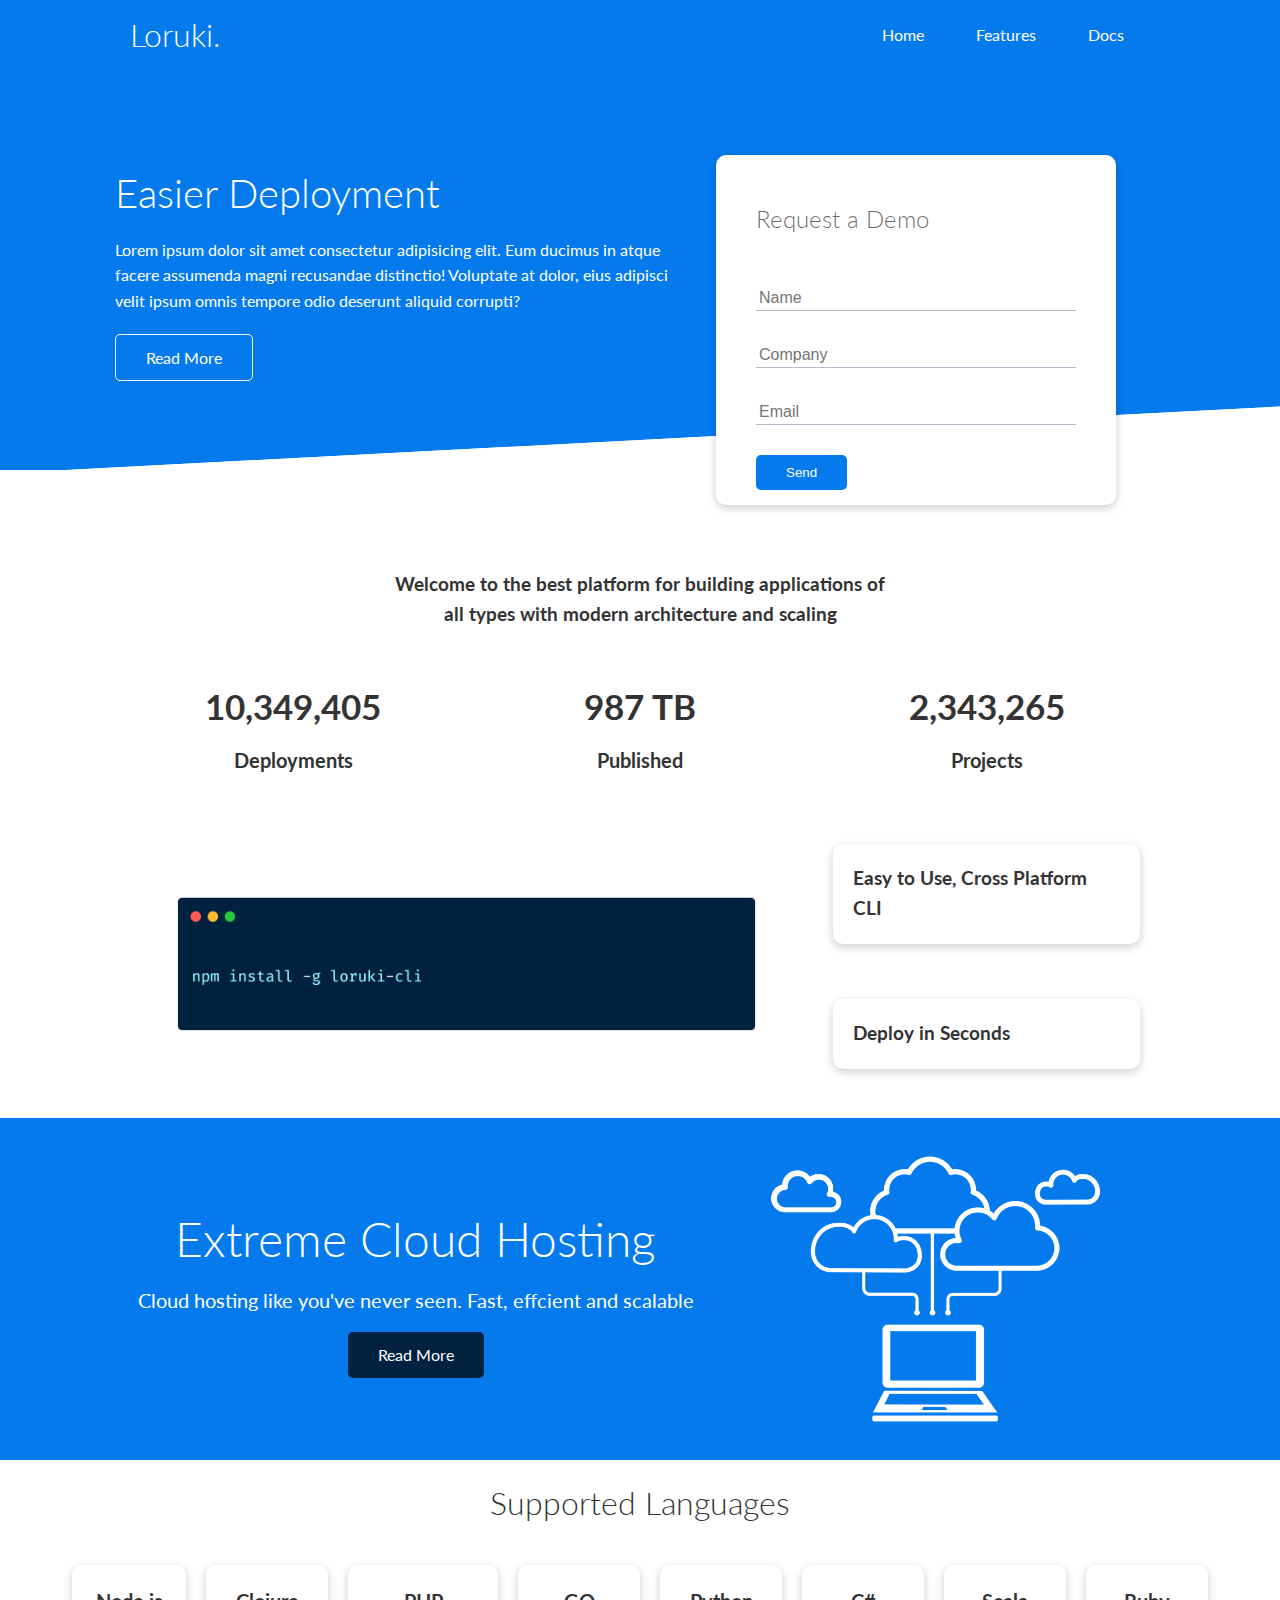
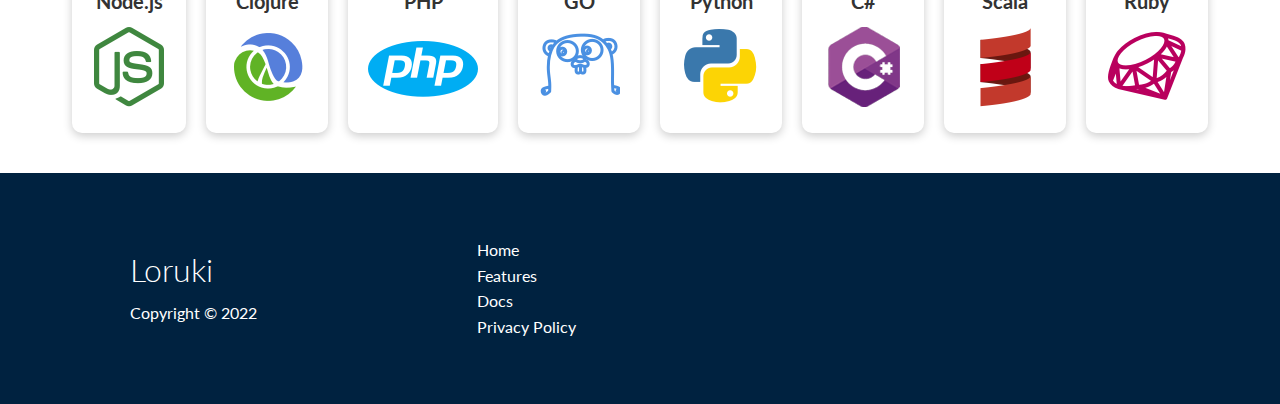
<file: index.html>
<!DOCTYPE html>
<html lang="en">
  <head>
    <meta charset="UTF-8" />
    <meta http-equiv="X-UA-Compatible" content="IE=edge" />
    <meta name="viewport" content="width=device-width, initial-scale=1.0" />
    <link rel="stylesheet" href="scss/main.css" />
    <link rel="stylesheet" href="scss/utilities.css" />
    <link
      rel="stylesheet"
      href="https://cdnjs.cloudflare.com/ajax/libs/font-awesome/6.1.1/css/all.min.css"
      integrity="sha512-KfkfwYDsLkIlwQp6LFnl8zNdLGxu9YAA1QvwINks4PhcElQSvqcyVLLD9aMhXd13uQjoXtEKNosOWaZqXgel0g=="
      crossorigin="anonymous"
      referrerpolicy="no-referrer"
    />
    <title>Loruki | Cloud Hosting For Everyone</title>
  </head>
  <body>
    <!-- Navbar -->
    <div class="navbar">
      <div class="container flex">
        <h1 class="logo">Loruki.</h1>
        <nav>
          <ul>
            <li><a href="index.html">Home</a></li>
            <li><a href="features.html">Features</a></li>
            <li><a href="docs.html">Docs</a></li>
          </ul>
        </nav>
      </div>
    </div>
    <section class="showcase">
      <div class="container grid">
        <div class="showcase-text">
          <h1>Easier Deployment</h1>
          <p>
            Lorem ipsum dolor sit amet consectetur adipisicing elit. Eum ducimus
            in atque facere assumenda magni recusandae distinctio! Voluptate at
            dolor, eius adipisci velit ipsum omnis tempore odio deserunt aliquid
            corrupti?
          </p>
          <a href="features.html" class="btn btn-outline">Read More</a>
        </div>
        <div class="showcase-form card">
          <h2>Request a Demo</h2>
          <form
            name="contact"
            method="POST"
            netlify-honeypot="bot-field"
            data-netlify="true"
          >
            <input type="hidden" name="form-name" value="contact" />
            <p class="hidden">
              <label
                >Don't fill this out if you're human: <input name="bot-field"
              /></label>
            </p>
            <div class="form-control">
              <!-- <label for="name">Name</label> -->
              <input type="text" name="name" placeholder="Name" required />
            </div>
            <div class="form-control">
              <!-- <label for="company">Company</label> -->
              <input
                type="text"
                name="company"
                placeholder="Company"
                required
              />
            </div>
            <div class="form-control">
              <!-- <label for="email">Email</label> -->
              <input type="email" name="email" placeholder="Email" required />
            </div>
            <input type="submit" value="Send" class="btn btn-primary" />
          </form>
        </div>
      </div>
    </section>
    <!-- Stats -->
    <section class="stats">
      <div class="container">
        <h3 class="stats-heading text-center">
          Welcome to the best platform for building applications of all types
          with modern architecture and scaling
        </h3>
        <div class="grid grid-3 text-center my-4">
          <div>
            <i class="fas fa-server fa-3x"></i>
            <h3>10,349,405</h3>
            <p class="text-secondary">Deployments</p>
          </div>
          <div>
            <i class="fas fa-upload fa-3x"></i>
            <h3>987 TB</h3>
            <p class="text-secondary">Published</p>
          </div>
          <div>
            <i class="fas fa-project-diagram fa-3x"></i>
            <h3>2,343,265</h3>
            <p class="text-secondary">Projects</p>
          </div>
        </div>
      </div>
    </section>
    <!-- Cli -->
    <section class="cli">
      <div class="container grid">
        <img src="images/cli.png" alt="Cli" />
        <div class="card">
          <h3>Easy to Use, Cross Platform CLI</h3>
        </div>
        <div class="card">
          <h3>Deploy in Seconds</h3>
        </div>
      </div>
    </section>
    <!-- Cloud -->
    <section class="cloud bg-primary my-2 py-2">
      <div class="container grid">
        <div class="text-center">
          <h2 class="lg">Extreme Cloud Hosting</h2>
          <p class="lead my-1">
            Cloud hosting like you've never seen. Fast, effcient and scalable
          </p>
          <a href="features.html" class="btn btn-dark">Read More</a>
        </div>
        <img src="images/cloud.png" alt="" />
      </div>
    </section>
    <!-- Language -->
    <section class="languages">
      <h2 class="md text-center my-2">Supported Languages</h2>
      <container class="flex">
        <div class="card">
          <h4>Node.js</h4>
          <img src="images/logos/node.png" alt="" />
        </div>
        <div class="card">
          <h4>Clojure</h4>
          <img src="images/logos/clojure.png" alt="" />
        </div>
        <div class="card">
          <h4>PHP</h4>
          <img src="images/logos/php.png" alt="" />
        </div>
        <div class="card">
          <h4>GO</h4>
          <img src="images/logos/go.png" alt="" />
        </div>
        <div class="card">
          <h4>Python</h4>
          <img src="images/logos/python.png" alt="" />
        </div>
        <div class="card">
          <h4>C#</h4>
          <img src="images/logos/csharp.png" alt="" />
        </div>
        <div class="card">
          <h4>Scala</h4>
          <img src="images/logos/scala.png" alt="" />
        </div>
        <div class="card">
          <h4>Ruby</h4>
          <img src="images/logos/ruby.png" alt="" />
        </div>
      </container>
    </section>
    <!-- Footer -->
    <footer class="footer bg-dark py-5">
      <div class="container grid grid-3">
        <div>
          <h1>Loruki</h1>
          <p>Copyright &copy; 2022</p>
        </div>
        <nav>
          <ul>
            <li>
              <a href="index.html">Home</a>
            </li>
            <li><a href="features.html">Features</a></li>
            <li><a href="docs.html">Docs</a></li>
            <li><a href="#">Privacy Policy</a></li>
          </ul>
        </nav>
        <div class="social">
          <a href="#"><i class="fab fa-github fa-2x"></i></a>
          <a href="#"><i class="fab fa-facebook fa-2x"></i></a>
          <a href="#"><i class="fab fa-instagram fa-2x"></i></a>
          <a href="#"><i class="fab fa-twitter fa-2x"></i></a>
        </div>
      </div>
    </footer>
  </body>
</html>
</file>
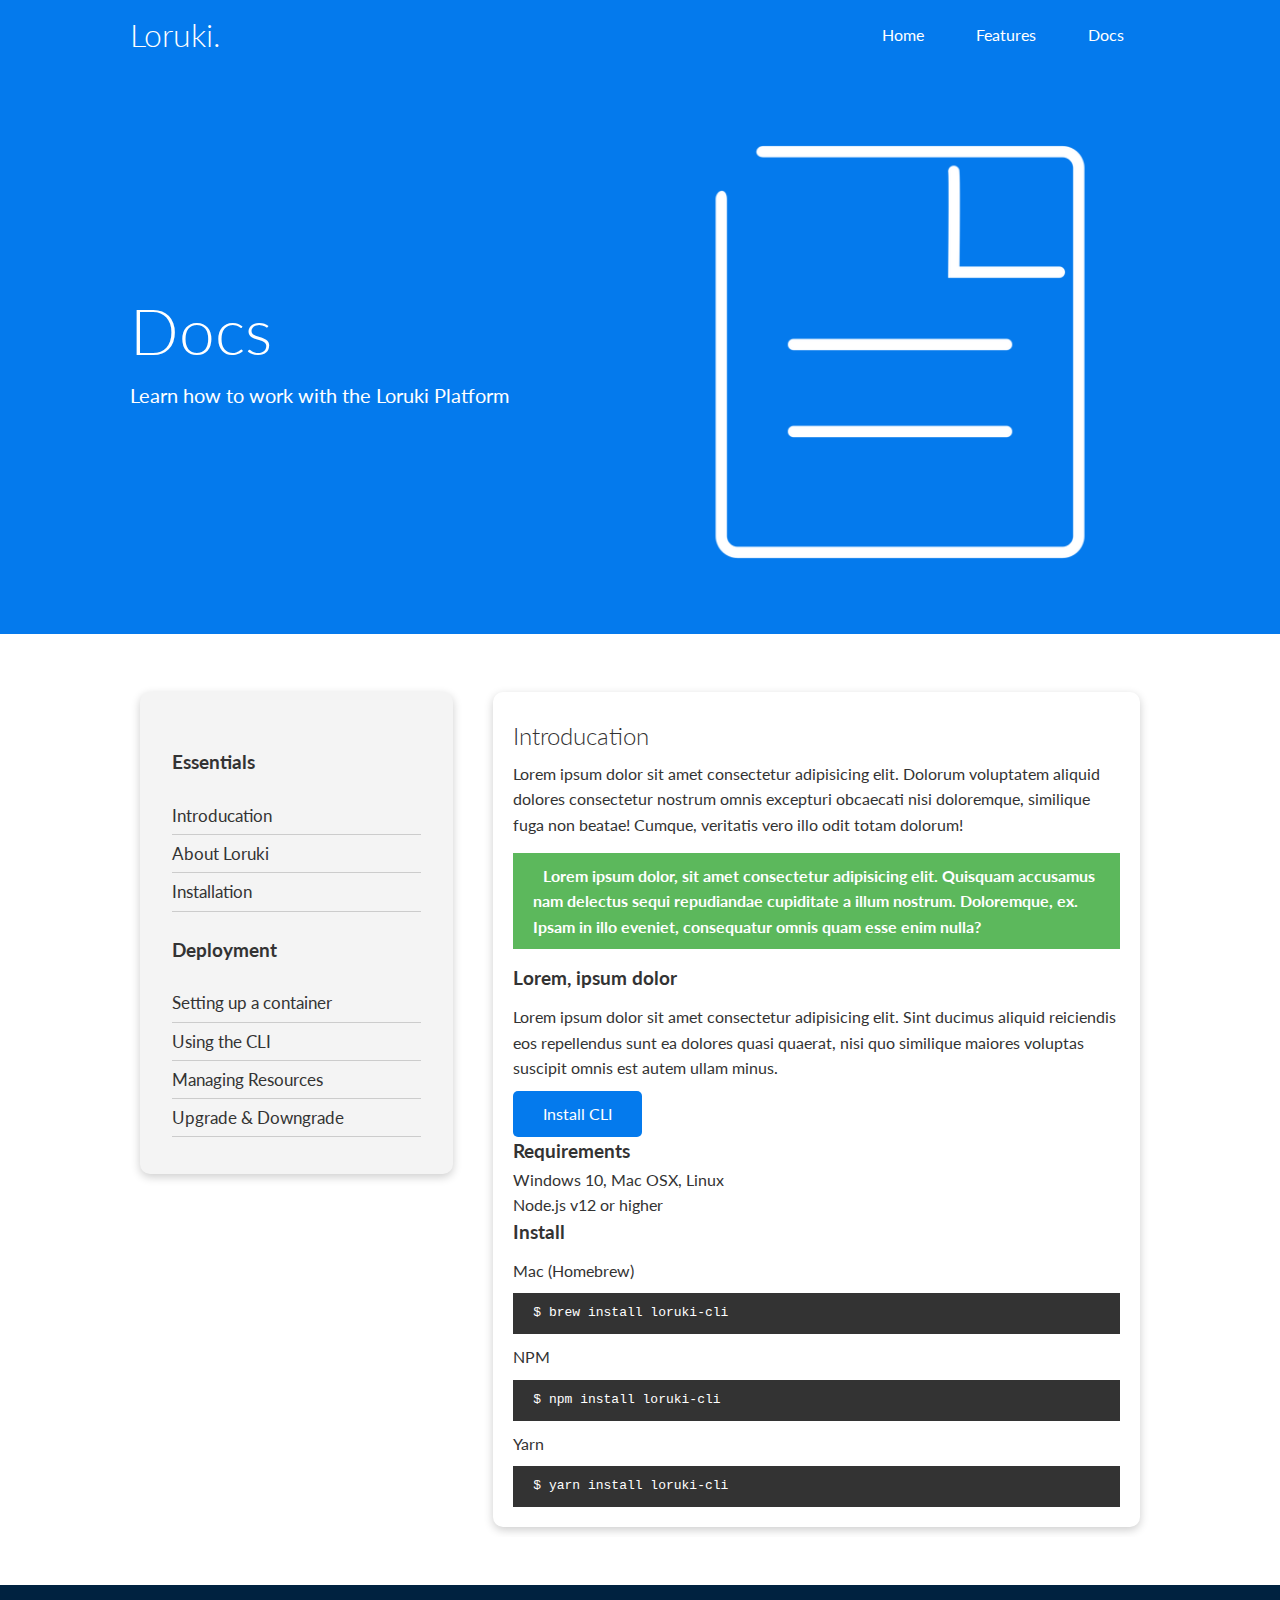
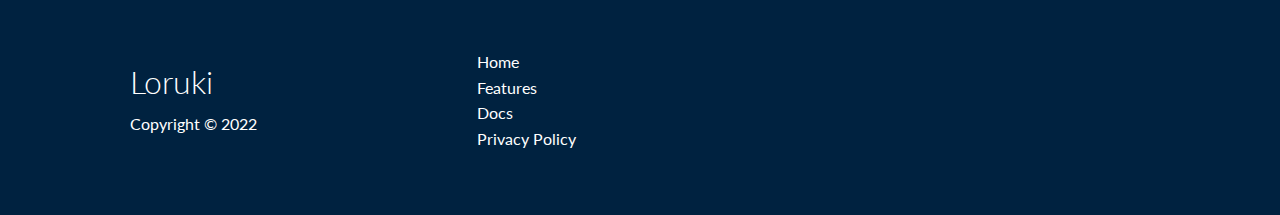
<file: docs.html>
<!DOCTYPE html>
<html lang="en">
  <head>
    <meta charset="UTF-8" />
    <meta http-equiv="X-UA-Compatible" content="IE=edge" />
    <meta name="viewport" content="width=device-width, initial-scale=1.0" />
    <link rel="stylesheet" href="scss/main.css" />
    <link rel="stylesheet" href="scss/utilities.css" />
    <link
      rel="stylesheet"
      href="https://cdnjs.cloudflare.com/ajax/libs/font-awesome/6.1.1/css/all.min.css"
      integrity="sha512-KfkfwYDsLkIlwQp6LFnl8zNdLGxu9YAA1QvwINks4PhcElQSvqcyVLLD9aMhXd13uQjoXtEKNosOWaZqXgel0g=="
      crossorigin="anonymous"
      referrerpolicy="no-referrer"
    />
    <title>Loruki | Cloud Hosting For Everyone</title>
  </head>
  <body>
    <!-- Navbar -->
    <div class="navbar">
      <div class="container flex">
        <h1 class="logo">Loruki.</h1>
        <nav>
          <ul>
            <li><a href="index.html">Home</a></li>
            <li><a href="features.html">Features</a></li>
            <li><a href="docs.html">Docs</a></li>
          </ul>
        </nav>
      </div>
    </div>

    <!-- Head -->
    <section class="docs-head bg-primary py-3">
      <div class="container grid">
        <div>
          <h1 class="xl">Docs</h1>
          <p class="lead">Learn how to work with the Loruki Platform</p>
        </div>
        <img src="images/docs.png" alt="" />
      </div>
    </section>

    <!-- Docs Main -->
    <section class="docs-main my-4">
      <div class="container grid">
        <div class="card bg-light p-3">
          <h3 class="my-2">Essentials</h3>
          <nav>
            <ul>
              <li><a href="#">Introducation</a></li>
              <li><a href="#">About Loruki</a></li>
              <li><a href="#">Installation</a></li>
            </ul>
          </nav>
          <h3 class="my-2">Deployment</h3>
          <nav>
            <ul>
              <li><a href="#">Setting up a container</a></li>
              <li><a href="#">Using the CLI</a></li>
              <li><a href="#">Managing Resources</a></li>
              <li><a href="#">Upgrade & Downgrade</a></li>
            </ul>
          </nav>
        </div>
        <div class="card">
          <h2>Introducation</h2>
          <p>
            Lorem ipsum dolor sit amet consectetur adipisicing elit. Dolorum
            voluptatem aliquid dolores consectetur nostrum omnis excepturi
            obcaecati nisi doloremque, similique fuga non beatae! Cumque,
            veritatis vero illo odit totam dolorum!
          </p>
          <div class="alert alert-success">
            <i class="fas fa-info"></i>
            Lorem ipsum dolor, sit amet consectetur adipisicing elit. Quisquam
            accusamus nam delectus sequi repudiandae cupiditate a illum nostrum.
            Doloremque, ex. Ipsam in illo eveniet, consequatur omnis quam esse
            enim nulla?
          </div>
          <h3>Lorem, ipsum dolor</h3>
          <p>
            Lorem ipsum dolor sit amet consectetur adipisicing elit. Sint
            ducimus aliquid reiciendis eos repellendus sunt ea dolores quasi
            quaerat, nisi quo similique maiores voluptas suscipit omnis est
            autem ullam minus.
          </p>
          <a href="#" class="btn btn-primary">Install CLI</a>
          <h3>Requirements</h3>
          <ul>
            <li>Windows 10, Mac OSX, Linux</li>
            <li>Node.js v12 or higher</li>
          </ul>
          <h3>Install</h3>
          <p>Mac (Homebrew)</p>
          <pre><code>$ brew install loruki-cli</code></pre>
          <p>NPM</p>
          <pre><code>$ npm install loruki-cli</code></pre>
          <p>Yarn</p>
          <pre><code>$ yarn install loruki-cli</code></pre>
        </div>
      </div>
    </section>

    <!-- Footer -->
    <footer class="footer bg-dark py-5">
      <div class="container grid grid-3">
        <div>
          <h1>Loruki</h1>
          <p>Copyright &copy; 2022</p>
        </div>
        <nav>
          <ul>
            <li>
              <a href="index.html">Home</a>
            </li>
            <li><a href="features.html">Features</a></li>
            <li><a href="docs.html">Docs</a></li>
            <li><a href="#">Privacy Policy</a></li>
          </ul>
        </nav>
        <div class="social">
          <a href="#"><i class="fab fa-github fa-2x"></i></a>
          <a href="#"><i class="fab fa-facebook fa-2x"></i></a>
          <a href="#"><i class="fab fa-instagram fa-2x"></i></a>
          <a href="#"><i class="fab fa-twitter fa-2x"></i></a>
        </div>
      </div>
    </footer>
  </body>
</html>
</file>
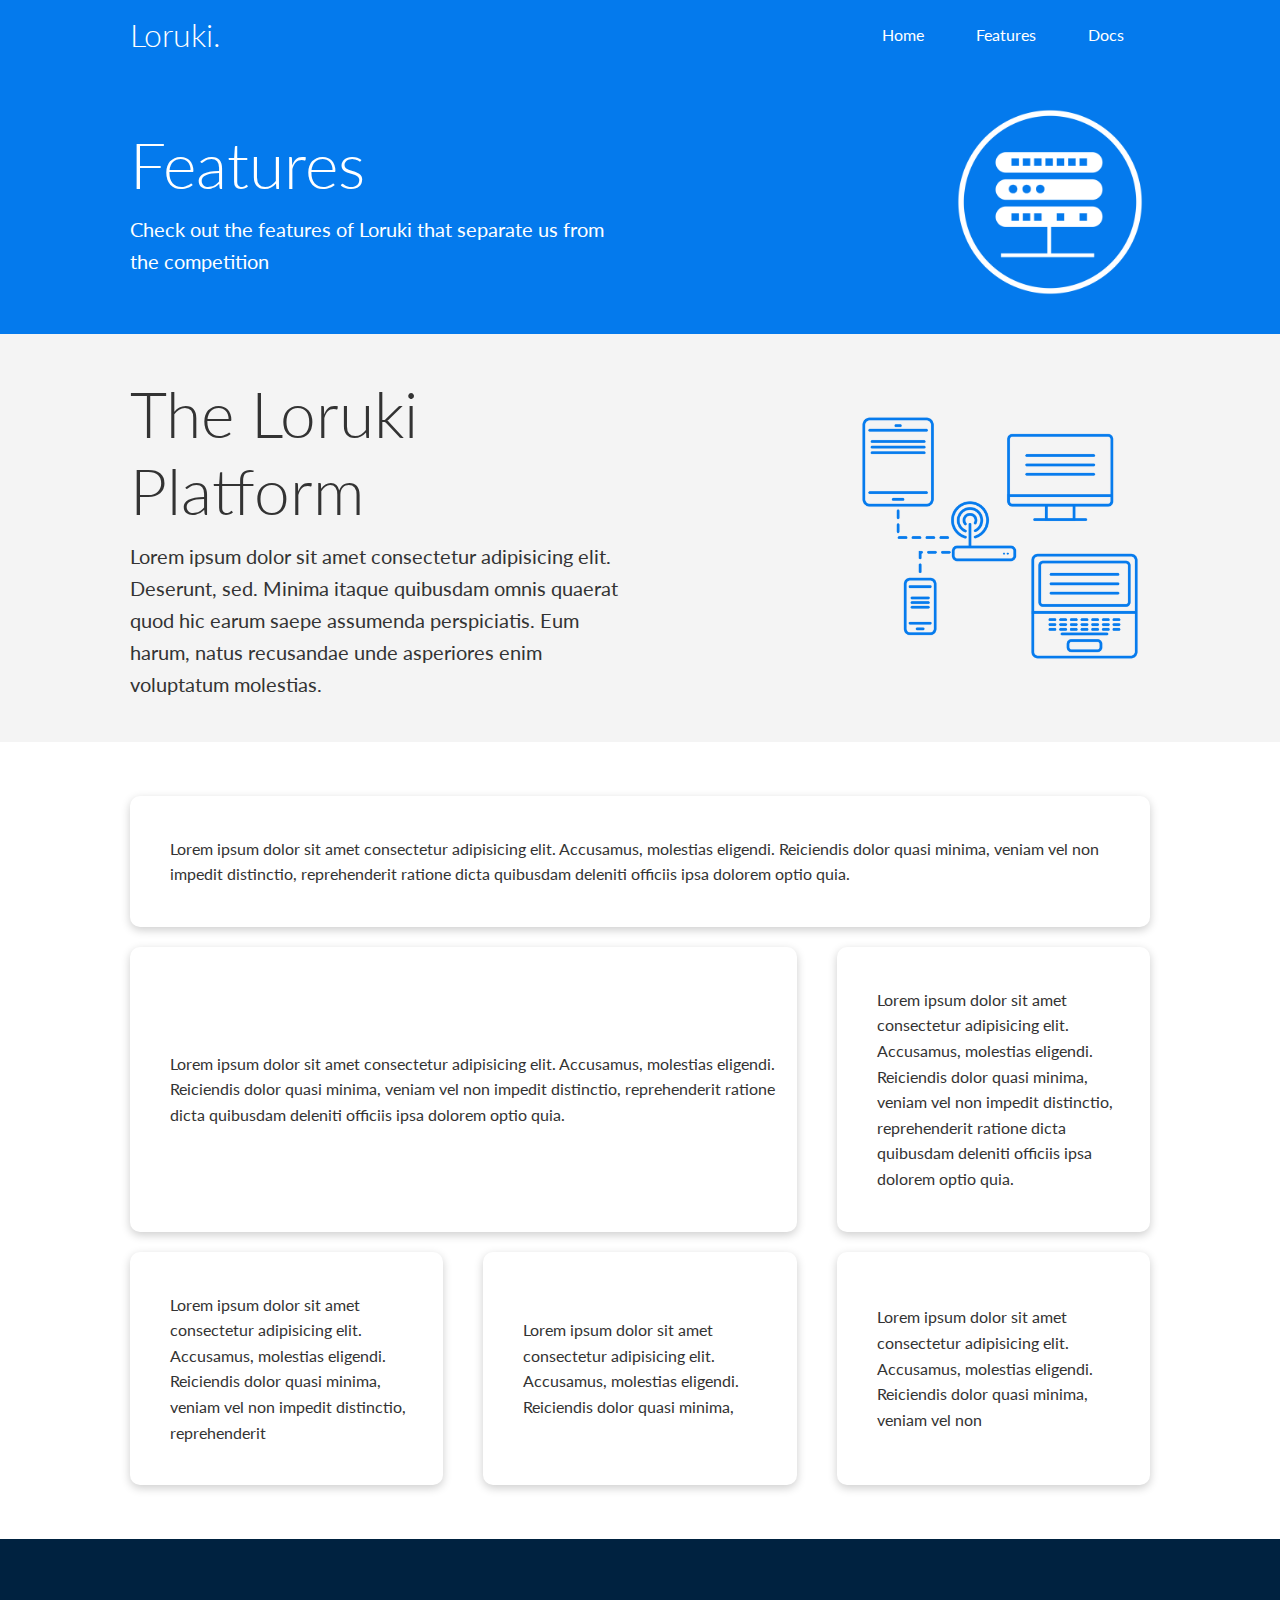
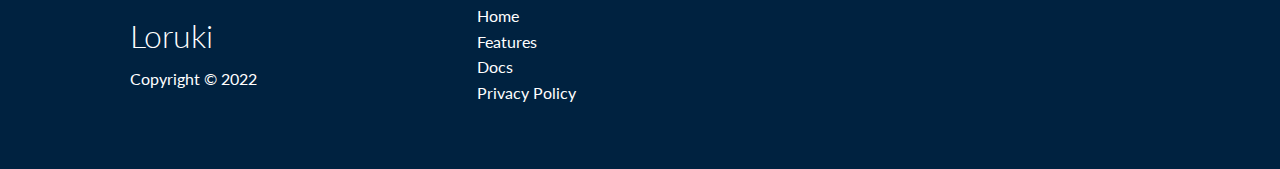
<file: features.html>
<!DOCTYPE html>
<html lang="en">
  <head>
    <meta charset="UTF-8" />
    <meta http-equiv="X-UA-Compatible" content="IE=edge" />
    <meta name="viewport" content="width=device-width, initial-scale=1.0" />
    <link rel="stylesheet" href="scss/main.css" />
    <link rel="stylesheet" href="scss/utilities.css" />
    <link
      rel="stylesheet"
      href="https://cdnjs.cloudflare.com/ajax/libs/font-awesome/6.1.1/css/all.min.css"
      integrity="sha512-KfkfwYDsLkIlwQp6LFnl8zNdLGxu9YAA1QvwINks4PhcElQSvqcyVLLD9aMhXd13uQjoXtEKNosOWaZqXgel0g=="
      crossorigin="anonymous"
      referrerpolicy="no-referrer"
    />
    <title>Loruki | Cloud Hosting For Everyone</title>
  </head>
  <body>
    <!-- Navbar -->
    <div class="navbar">
      <div class="container flex">
        <h1 class="logo">Loruki.</h1>
        <nav>
          <ul>
            <li><a href="index.html">Home</a></li>
            <li><a href="features.html">Features</a></li>
            <li><a href="docs.html">Docs</a></li>
          </ul>
        </nav>
      </div>
    </div>

    <!-- Head -->
    <section class="features-head bg-primary py-3">
      <div class="container grid">
        <div>
          <h1 class="xl">Features</h1>
          <p class="lead">
            Check out the features of Loruki that separate us from the
            competition
          </p>
        </div>
        <img src="images/server.png" alt="" />
      </div>
    </section>

    <!-- Sub Head -->
    <section class="features-sub-head bg-light py-3">
      <div class="container grid">
        <div>
          <h1 class="xl">The Loruki Platform</h1>
          <p class="lead">
            Lorem ipsum dolor sit amet consectetur adipisicing elit. Deserunt,
            sed. Minima itaque quibusdam omnis quaerat quod hic earum saepe
            assumenda perspiciatis. Eum harum, natus recusandae unde asperiores
            enim voluptatum molestias.
          </p>
        </div>
        <img src="images/server2.png" alt="" />
      </div>
    </section>

    <section class="features-main my-2">
      <div class="container grid grid-3">
        <div class="card flex">
          <i class="fas fa-server fa-3x"></i>
          <p>
            Lorem ipsum dolor sit amet consectetur adipisicing elit. Accusamus,
            molestias eligendi. Reiciendis dolor quasi minima, veniam vel non
            impedit distinctio, reprehenderit ratione dicta quibusdam deleniti
            officiis ipsa dolorem optio quia.
          </p>
        </div>
        <div class="card flex">
          <i class="fas fa-power-off fa-3x"></i>
          <p>
            Lorem ipsum dolor sit amet consectetur adipisicing elit. Accusamus,
            molestias eligendi. Reiciendis dolor quasi minima, veniam vel non
            impedit distinctio, reprehenderit ratione dicta quibusdam deleniti
            officiis ipsa dolorem optio quia.
          </p>
        </div>
        <div class="card flex">
          <i class="fas fa-upload fa-3x"></i>
          <p>
            Lorem ipsum dolor sit amet consectetur adipisicing elit. Accusamus,
            molestias eligendi. Reiciendis dolor quasi minima, veniam vel non
            impedit distinctio, reprehenderit ratione dicta quibusdam deleniti
            officiis ipsa dolorem optio quia.
          </p>
        </div>
        <div class="card flex">
          <i class="fas fa-database fa-3x"></i>
          <p>
            Lorem ipsum dolor sit amet consectetur adipisicing elit. Accusamus,
            molestias eligendi. Reiciendis dolor quasi minima, veniam vel non
            impedit distinctio, reprehenderit
          </p>
        </div>
        <div class="card flex">
          <i class="fas fa-laptop-code fa-3x"></i>
          <p>
            Lorem ipsum dolor sit amet consectetur adipisicing elit. Accusamus,
            molestias eligendi. Reiciendis dolor quasi minima,
          </p>
        </div>
        <div class="card flex">
          <i class="fas fa-server fa-3x"></i>
          <p>
            Lorem ipsum dolor sit amet consectetur adipisicing elit. Accusamus,
            molestias eligendi. Reiciendis dolor quasi minima, veniam vel non
          </p>
        </div>
      </div>
    </section>

    <!-- Footer -->
    <footer class="footer bg-dark py-5">
      <div class="container grid grid-3">
        <div>
          <h1>Loruki</h1>
          <p>Copyright &copy; 2022</p>
        </div>
        <nav>
          <ul>
            <li>
              <a href="index.html">Home</a>
            </li>
            <li><a href="features.html">Features</a></li>
            <li><a href="docs.html">Docs</a></li>
            <li><a href="#">Privacy Policy</a></li>
          </ul>
        </nav>
        <div class="social">
          <a href="#"><i class="fab fa-github fa-2x"></i></a>
          <a href="#"><i class="fab fa-facebook fa-2x"></i></a>
          <a href="#"><i class="fab fa-instagram fa-2x"></i></a>
          <a href="#"><i class="fab fa-twitter fa-2x"></i></a>
        </div>
      </div>
    </footer>
  </body>
</html>
</file>
<file: scss/main.css>
@import url("https://fonts.googleapis.com/css2?family=Lato:wght@300&display=swap");
:root {
  --primary-color: #047aed;
  --secondary-color: #1c3fa8;
  --dark-color: #002240;
  --light-color: #f4f4f4;
  --success-color: #5cb85c;
  --error-color: #d9534f;
}

* {
  -webkit-box-sizing: border-box;
          box-sizing: border-box;
  margin: 0;
  padding: 0;
}

body {
  font-family: "Lato", sans-serif;
  color: #333;
  line-height: 1.6;
}

ul {
  list-style-type: none;
}

a {
  text-decoration: none;
  color: #333;
}

h1,
h2 {
  font-weight: 300;
  line-height: 1.2;
  margin: 10px 0;
}

p {
  margin: 10px 0;
}

img {
  width: 100%;
}

code,
pre {
  background: #333;
  color: white;
  padding: 10px;
}

.hidden {
  visibility: hidden;
  height: 0;
}

.navbar {
  background-color: var(--primary-color);
  color: white;
  height: 70px;
}

.navbar .flex {
  -webkit-box-pack: justify;
      -ms-flex-pack: justify;
          justify-content: space-between;
}

.navbar ul {
  display: -webkit-box;
  display: -ms-flexbox;
  display: flex;
}

.navbar a {
  color: #fff;
  margin: 0 1em;
  padding: 10px;
}

.navbar a:hover {
  border-bottom: 2px #fff solid;
}

.showcase {
  height: 400px;
  background-color: var(--primary-color);
  color: #fff;
  position: relative;
}

.showcase h1 {
  font-size: 40px;
}

.showcase p {
  margin: 20px 0;
}

.showcase .grid {
  -ms-grid-columns: 55% 45%;
      grid-template-columns: 55% 45%;
  gap: 30px;
  overflow: visible;
}

.showcase .showcase-form {
  position: relative;
  top: 60px;
  height: 350px;
  width: 400px;
  padding: 40px;
  z-index: 100;
  -webkit-animation: slideInFromRight 1s;
          animation: slideInFromRight 1s;
}

.showcase .showcase-form .form-control {
  margin: 30px 0;
}

.showcase .showcase-form input[type="text"],
.showcase .showcase-form input[type="email"] {
  border: 0;
  border-bottom: 1px solid #b4becb;
  width: 100%;
  padding: 3px;
  font-size: 16px;
}

.showcase .showcase-form input:focus {
  outline: none;
}

.showcase .showcase-form h2 {
  color: rgba(0, 0, 0, 0.6);
}

.showcase::before, .showcase::after {
  content: "";
  position: absolute;
  height: 100px;
  bottom: -70px;
  right: 0;
  left: 0;
  background: white;
  -webkit-transform: skewY(-3deg);
  -moz-transform: skewY(-3deg);
  -ms-transform: skewY(-3deg);
}

.showcase-text {
  -webkit-animation: slideInFromLeft 1s;
          animation: slideInFromLeft 1s;
}

.stats {
  padding-top: 100px;
  -webkit-animation: slideInFromBottom 1s;
          animation: slideInFromBottom 1s;
}

.stats .grid h3 {
  font-size: 35px;
}

.stats .grid p {
  font-size: 20px;
  font-weight: bold;
}

.stats-heading {
  max-width: 500px;
  margin: auto;
}

.cli .grid {
  -ms-grid-columns: (1fr)[3];
      grid-template-columns: repeat(3, 1fr);
  -ms-grid-rows: (1fr)[2];
      grid-template-rows: repeat(2, 1fr);
}

.cli .grid > *:first-child {
  -ms-grid-column: 1;
  -ms-grid-column-span: 2;
  grid-column: 1 / span 2;
  -ms-grid-row: 1;
  -ms-grid-row-span: 2;
  grid-row: 1 / span 2;
}

.cloud .grid {
  -ms-grid-columns: 4fr 3fr;
      grid-template-columns: 4fr 3fr;
}

.languages .card {
  text-align: center;
  margin: 18px 10px 40px;
  -webkit-transition: -webkit-transform 0.2s ease-in;
  transition: -webkit-transform 0.2s ease-in;
  transition: transform 0.2s ease-in;
  transition: transform 0.2s ease-in, -webkit-transform 0.2s ease-in;
}

.languages .card h4 {
  font-size: 20px;
  margin-bottom: 10px;
}

.languages .card:hover {
  -webkit-transform: translateY(-15px);
          transform: translateY(-15px);
}

.languages .flex {
  -ms-flex-wrap: wrap;
      flex-wrap: wrap;
}

.features-head img {
  width: 200px;
  justify-self: flex-end;
}

.features-sub-head img {
  width: 300px;
  justify-self: flex-end;
}

.features-main .card > i {
  margin-right: 20px;
}

.features-main .grid {
  padding: 30px;
}

.features-main .grid > *:first-child {
  -ms-grid-column: 1;
  -ms-grid-column-span: 3;
  grid-column: 1 / span 3;
}

.features-main .grid > *:nth-child(2) {
  -ms-grid-column: 1;
  -ms-grid-column-span: 2;
  grid-column: 1 / span 2;
}

.docs-main .grid {
  -ms-grid-columns: 1fr 2fr;
      grid-template-columns: 1fr 2fr;
  -webkit-box-align: start;
      -ms-flex-align: start;
          align-items: flex-start;
}

.docs-main nav li {
  font-size: 17px;
  padding-bottom: 5px;
  margin-bottom: 5px;
  border-bottom: 1px #ccc solid;
}

.docs-main a:hover {
  font-weight: bold;
}

.footer .social a {
  margin: 0 10px;
}

@-webkit-keyframes slideInFromLeft {
  0% {
    -webkit-transform: translateX(-100%);
            transform: translateX(-100%);
  }
  100% {
    -webkit-transform: translateX(0);
            transform: translateX(0);
  }
}

@keyframes slideInFromLeft {
  0% {
    -webkit-transform: translateX(-100%);
            transform: translateX(-100%);
  }
  100% {
    -webkit-transform: translateX(0);
            transform: translateX(0);
  }
}

@-webkit-keyframes slideInFromRight {
  0% {
    -webkit-transform: translateX(100%);
            transform: translateX(100%);
  }
  100% {
    -webkit-transform: translateX(0);
            transform: translateX(0);
  }
}

@keyframes slideInFromRight {
  0% {
    -webkit-transform: translateX(100%);
            transform: translateX(100%);
  }
  100% {
    -webkit-transform: translateX(0);
            transform: translateX(0);
  }
}

@-webkit-keyframes slideInFromTop {
  0% {
    -webkit-transform: translateY(-100%);
            transform: translateY(-100%);
  }
  100% {
    -webkit-transform: translateY(0);
            transform: translateY(0);
  }
}

@keyframes slideInFromTop {
  0% {
    -webkit-transform: translateY(-100%);
            transform: translateY(-100%);
  }
  100% {
    -webkit-transform: translateY(0);
            transform: translateY(0);
  }
}

@-webkit-keyframes slideInFromBottom {
  0% {
    -webkit-transform: translateY(100%);
            transform: translateY(100%);
  }
  100% {
    -webkit-transform: translateY(0);
            transform: translateY(0);
  }
}

@keyframes slideInFromBottom {
  0% {
    -webkit-transform: translateY(100%);
            transform: translateY(100%);
  }
  100% {
    -webkit-transform: translateY(0);
            transform: translateY(0);
  }
}

@media (max-width: 768px) {
  .grid,
  .showcase .grid,
  .stats .grid,
  .cli .grid,
  .cloud .grid,
  .features-main .grid,
  .docs-main .grid {
    -ms-grid-columns: 1fr;
        grid-template-columns: 1fr;
    -ms-grid-rows: 1fr;
        grid-template-rows: 1fr;
  }
  .showcase {
    height: auto;
  }
  .showcase-text {
    text-align: center;
    margin-top: 40px;
    -webkit-animation: slideInFromTop 1s;
            animation: slideInFromTop 1s;
  }
  .showcase-form {
    -ms-grid-column-align: center;
        justify-self: center;
    margin: auto;
    -webkit-animation: slideInFromBottom 1s;
            animation: slideInFromBottom 1s;
  }
  .cli .grid > *:first-child {
    -ms-grid-column: 1;
    grid-column: 1;
    -ms-grid-row: 1;
    grid-row: 1;
  }
  .features-head img,
  .features-sub-head img,
  .docs-head img {
    -ms-grid-column-align: cneter;
        justify-self: cneter;
  }
  .features-main .grid > *:first-child,
  .features-main .grid > *:ntn-child(2) {
    -ms-grid-column: 1;
    grid-column: 1;
  }
}

@media (max-width: 500px) {
  .navbar {
    height: 110px;
  }
  .navbar .flex {
    -webkit-box-orient: vertical;
    -webkit-box-direction: normal;
        -ms-flex-direction: column;
            flex-direction: column;
  }
  .navbar ul {
    padding: 10px;
    background-color: rgba(0, 0, 0, 0.1);
  }
}
/*# sourceMappingURL=main.css.map */
</file>
<file: scss/utilities.css>
.container {
  max-width: 1100px;
  margin: 0 auto;
  overflow: auto;
  padding: 0 40px;
}

.card {
  background-color: #fff;
  border-radius: 10px;
  -webkit-box-shadow: 0 3px 10px rgba(0, 0, 0, 0.2);
          box-shadow: 0 3px 10px rgba(0, 0, 0, 0.2);
  padding: 20px;
  margin: 10px;
}

.btn {
  display: inline-block;
  padding: 10px 30px;
  cursor: pointer;
  background: var(--primary-color);
  color: #fff;
  border: none;
  border-radius: 5px;
}

.btn:hover {
  -webkit-transform: scale(0.8);
          transform: scale(0.8);
}

.bg-primary,
.btn-primary {
  background-color: var(--primary-color);
  color: white;
}

.bg-secondary,
.btn-secondary {
  background-color: var(--secondary-color);
  color: white;
}

.bg-dark,
.btn-dark {
  background-color: var(--dark-color);
  color: white;
}

.bg-light,
.btn-light {
  background-color: var(--light-color);
  color: #333;
}

.bg-primary a,
.btn-primary a,
.bg-secondary a,
.btn-secondary a,
.bg-dark a,
.btn-dark a {
  color: #fff;
}

.lead {
  font-size: 20px;
}

.sm {
  font-size: 1rem;
}

.md {
  font-size: 2rem;
}

.lg {
  font-size: 3rem;
}

.xl {
  font-size: 4rem;
}

.text-center {
  text-align: center;
}

.btn-outline {
  background-color: transparent;
  border: 1px #fff solid;
}

.alert {
  background-color: var(--light-color);
  padding: 10px 20px;
  font-weight: bold;
  margin: 15px 0;
}

.alert i {
  margin-right: 10px;
}

.alert-success {
  background-color: var(--success-color);
  color: #fff;
}

.alert-error {
  background-color: var(--error-color);
  color: #fff;
}

.flex {
  display: -webkit-box;
  display: -ms-flexbox;
  display: flex;
  -webkit-box-pack: center;
      -ms-flex-pack: center;
          justify-content: center;
  -webkit-box-align: center;
      -ms-flex-align: center;
          align-items: center;
  height: 100%;
}

.grid {
  display: -ms-grid;
  display: grid;
  -ms-grid-columns: (1fr)[2];
      grid-template-columns: repeat(2, 1fr);
  gap: 20px;
  -webkit-box-pack: center;
      -ms-flex-pack: center;
          justify-content: center;
  -webkit-box-align: center;
      -ms-flex-align: center;
          align-items: center;
  height: 100%;
}

.grid-3 {
  -ms-grid-columns: (1fr)[3];
      grid-template-columns: repeat(3, 1fr);
}

.my-1 {
  margin: 1rem 0;
}

.my-2 {
  margin: 1.5rem 0;
}

.my-3 {
  margin: 2rem 0;
}

.my-4 {
  margin: 3rem 0;
}

.my-5 {
  margin: 4rem 0;
}

.m-1 {
  margin: 1rem;
}

.m-2 {
  margin: 1.5rem;
}

.m-3 {
  margin: 2rem;
}

.m-4 {
  margin: 3rem;
}

.m-5 {
  margin: 4rem;
}

.py-1 {
  padding: 1rem 0;
}

.py-2 {
  padding: 1.5rem 0;
}

.py-3 {
  padding: 2rem 0;
}

.py-4 {
  padding: 3rem 0;
}

.py-5 {
  padding: 4rem 0;
}

.p-1 {
  padding: 1rem;
}

.p-2 {
  padding: 1.5rem;
}

.p-3 {
  padding: 2rem;
}

.p-4 {
  padding: 3rem;
}

.p-5 {
  padding: 4rem;
}
/*# sourceMappingURL=utilities.css.map */
</file>
